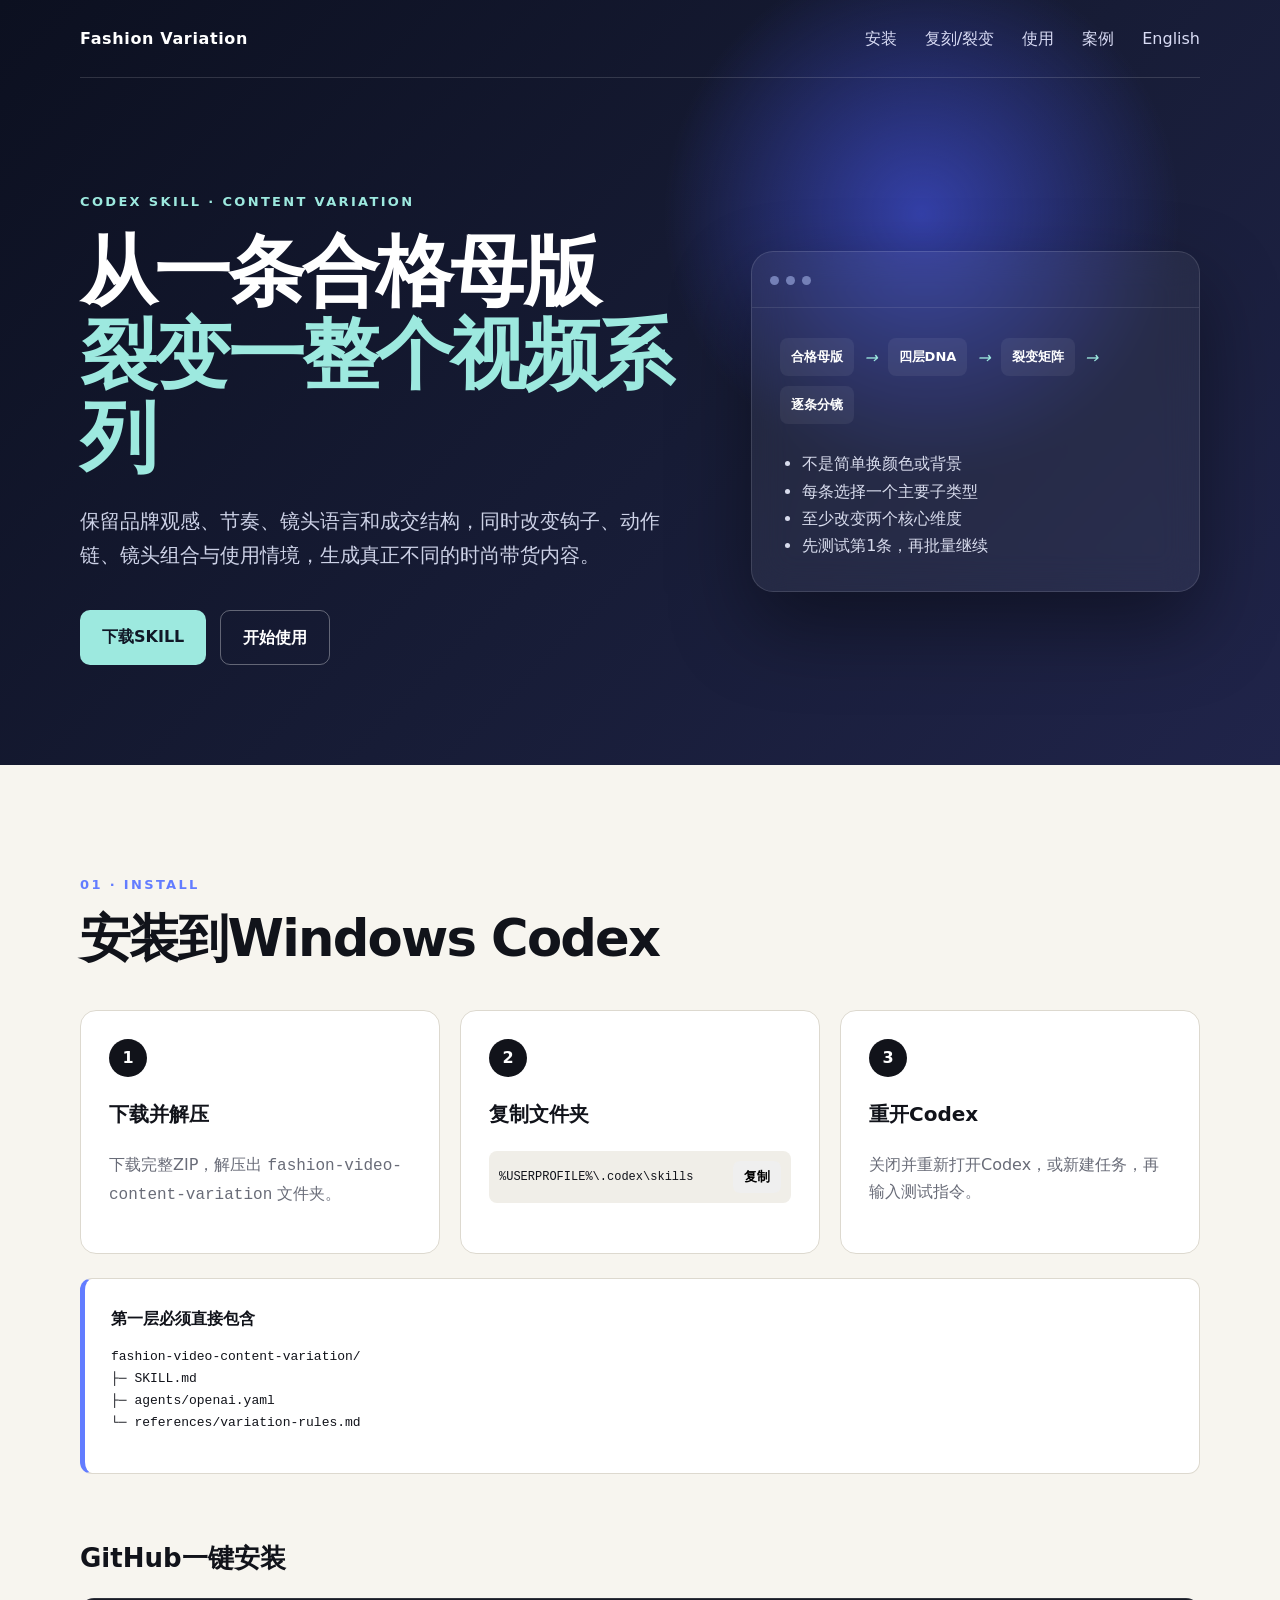
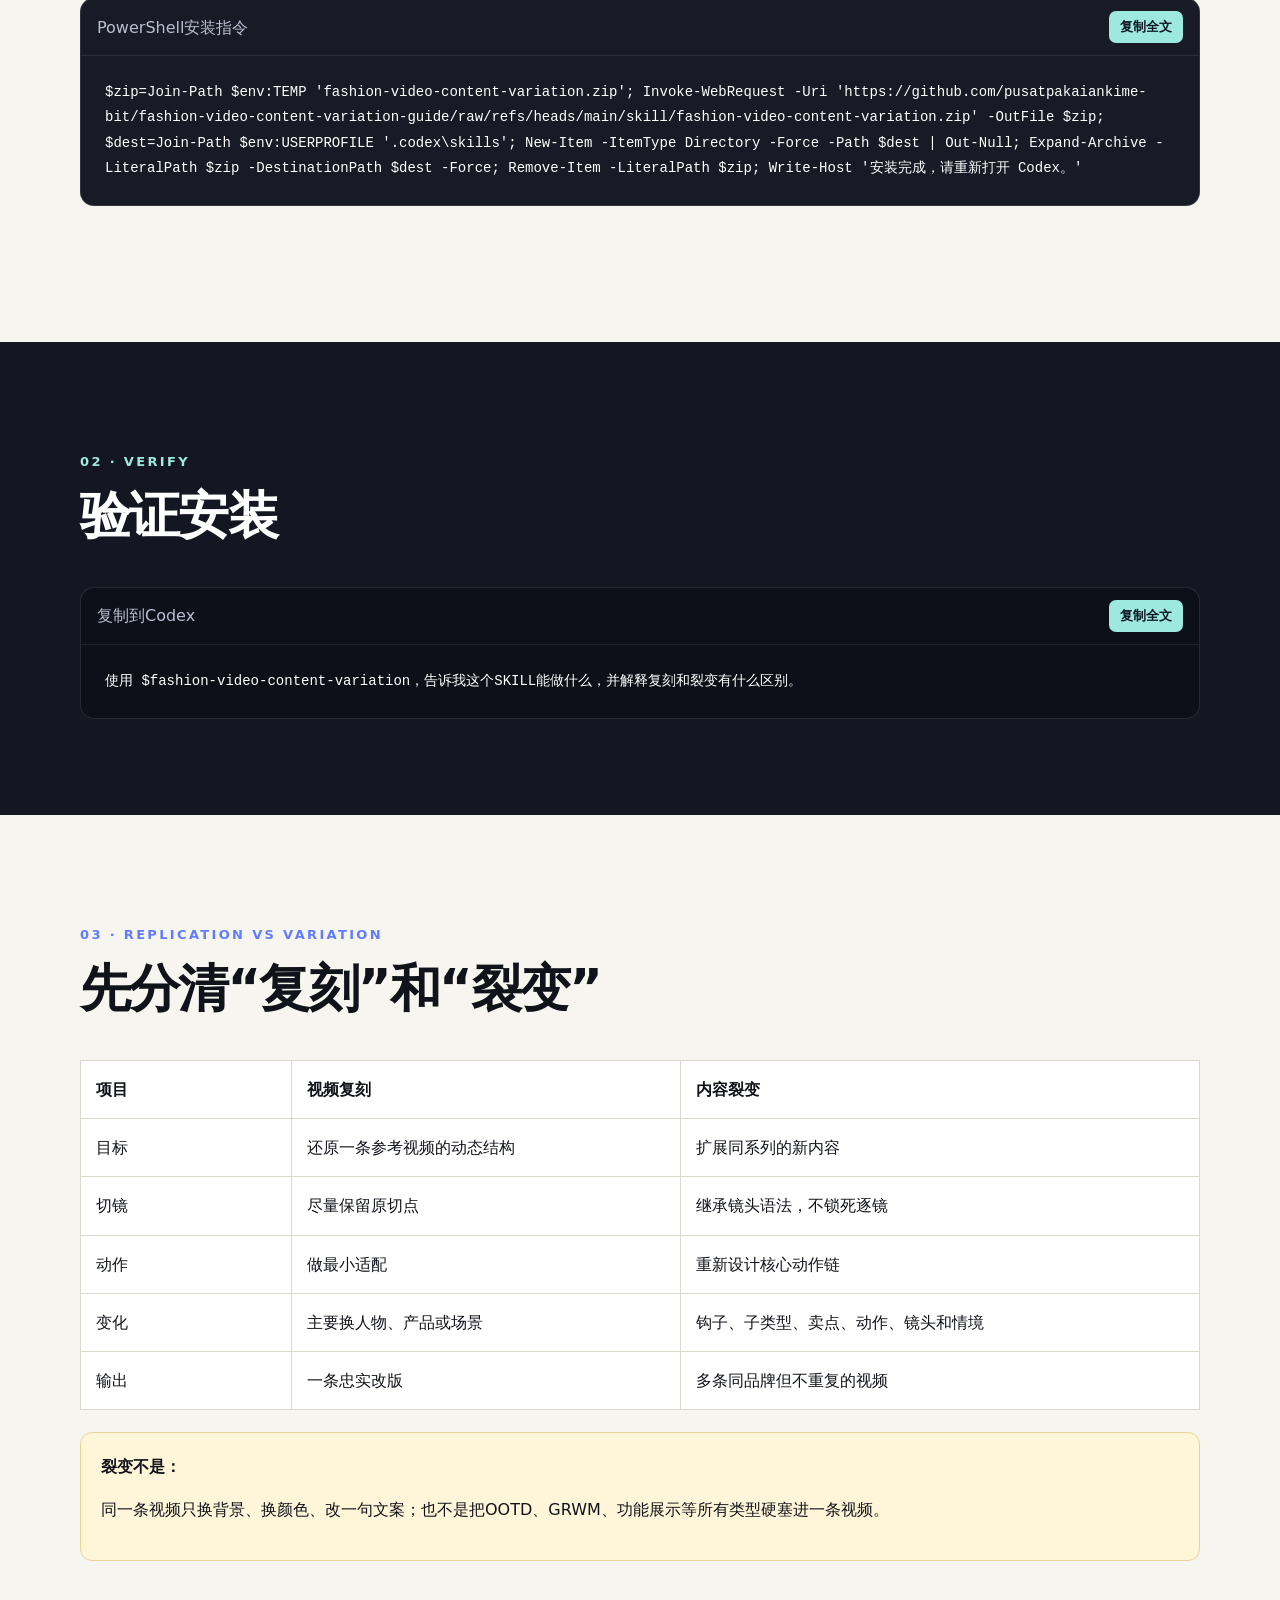
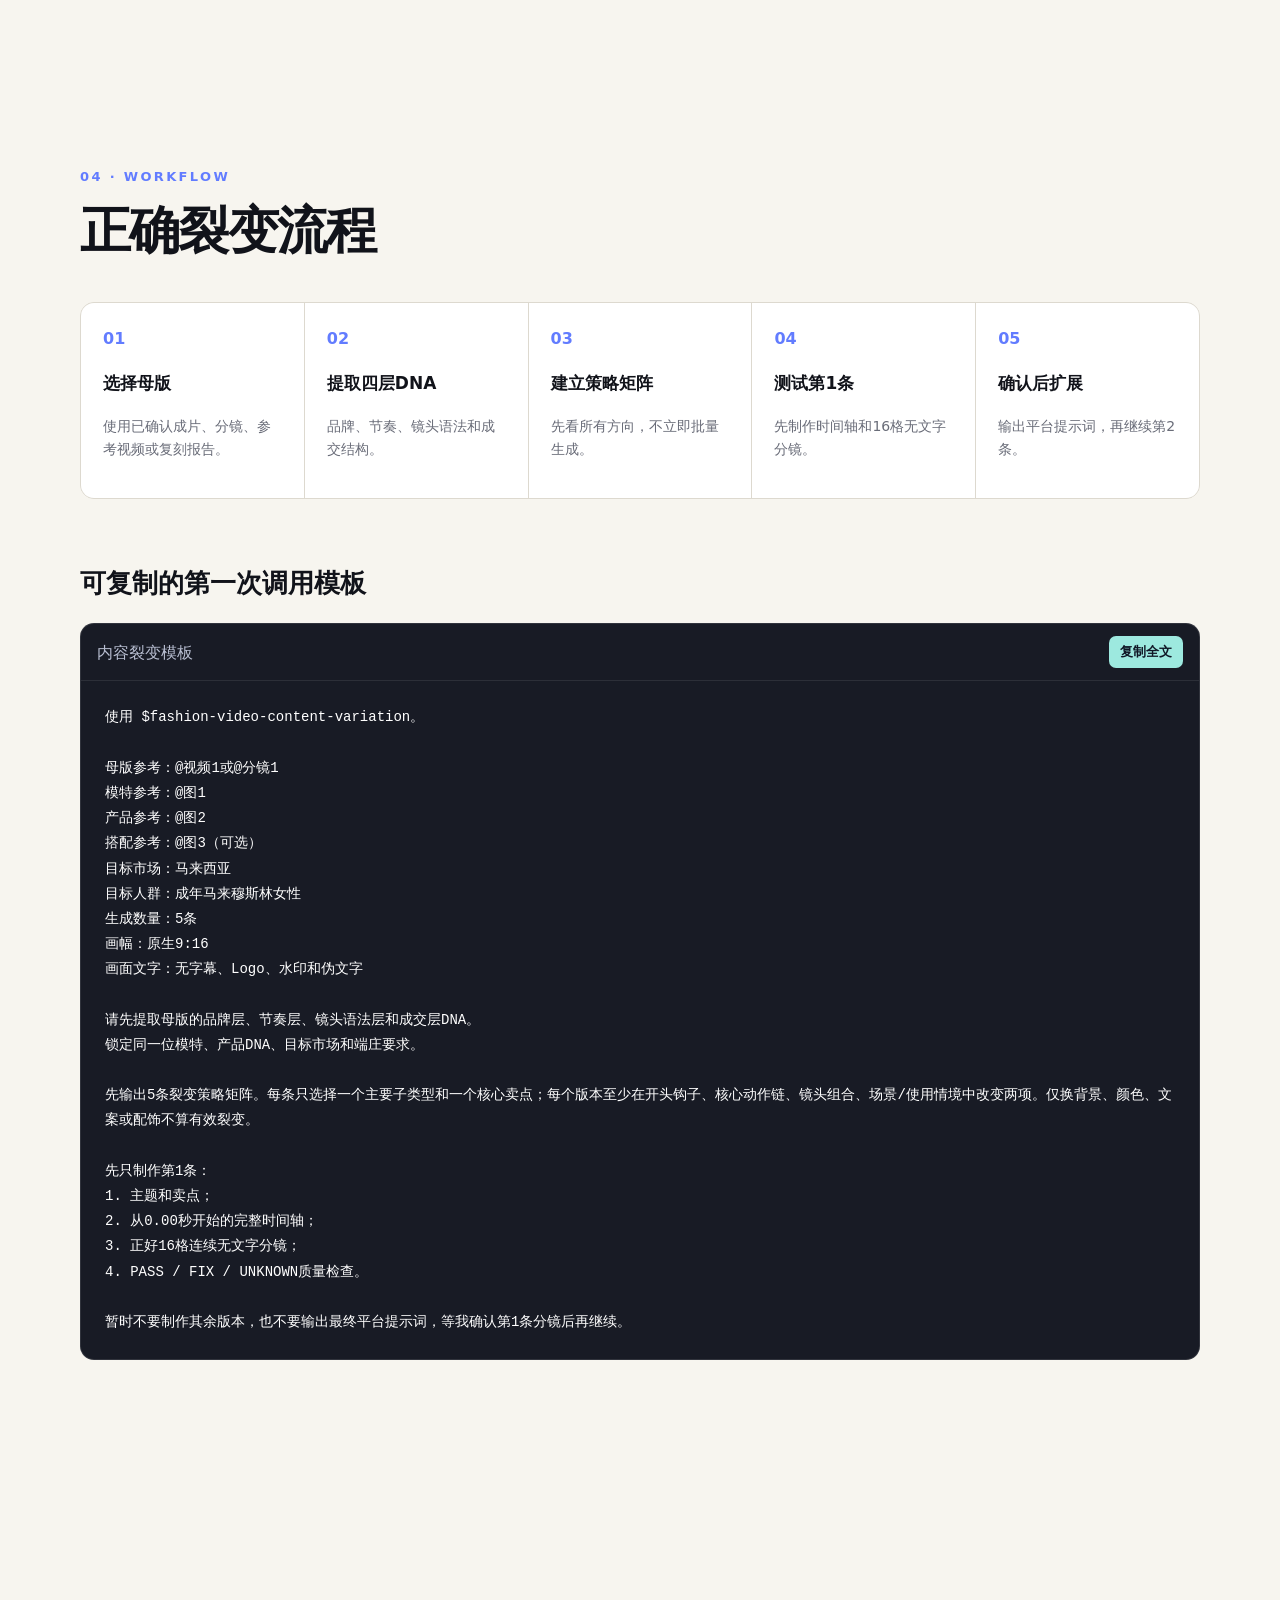
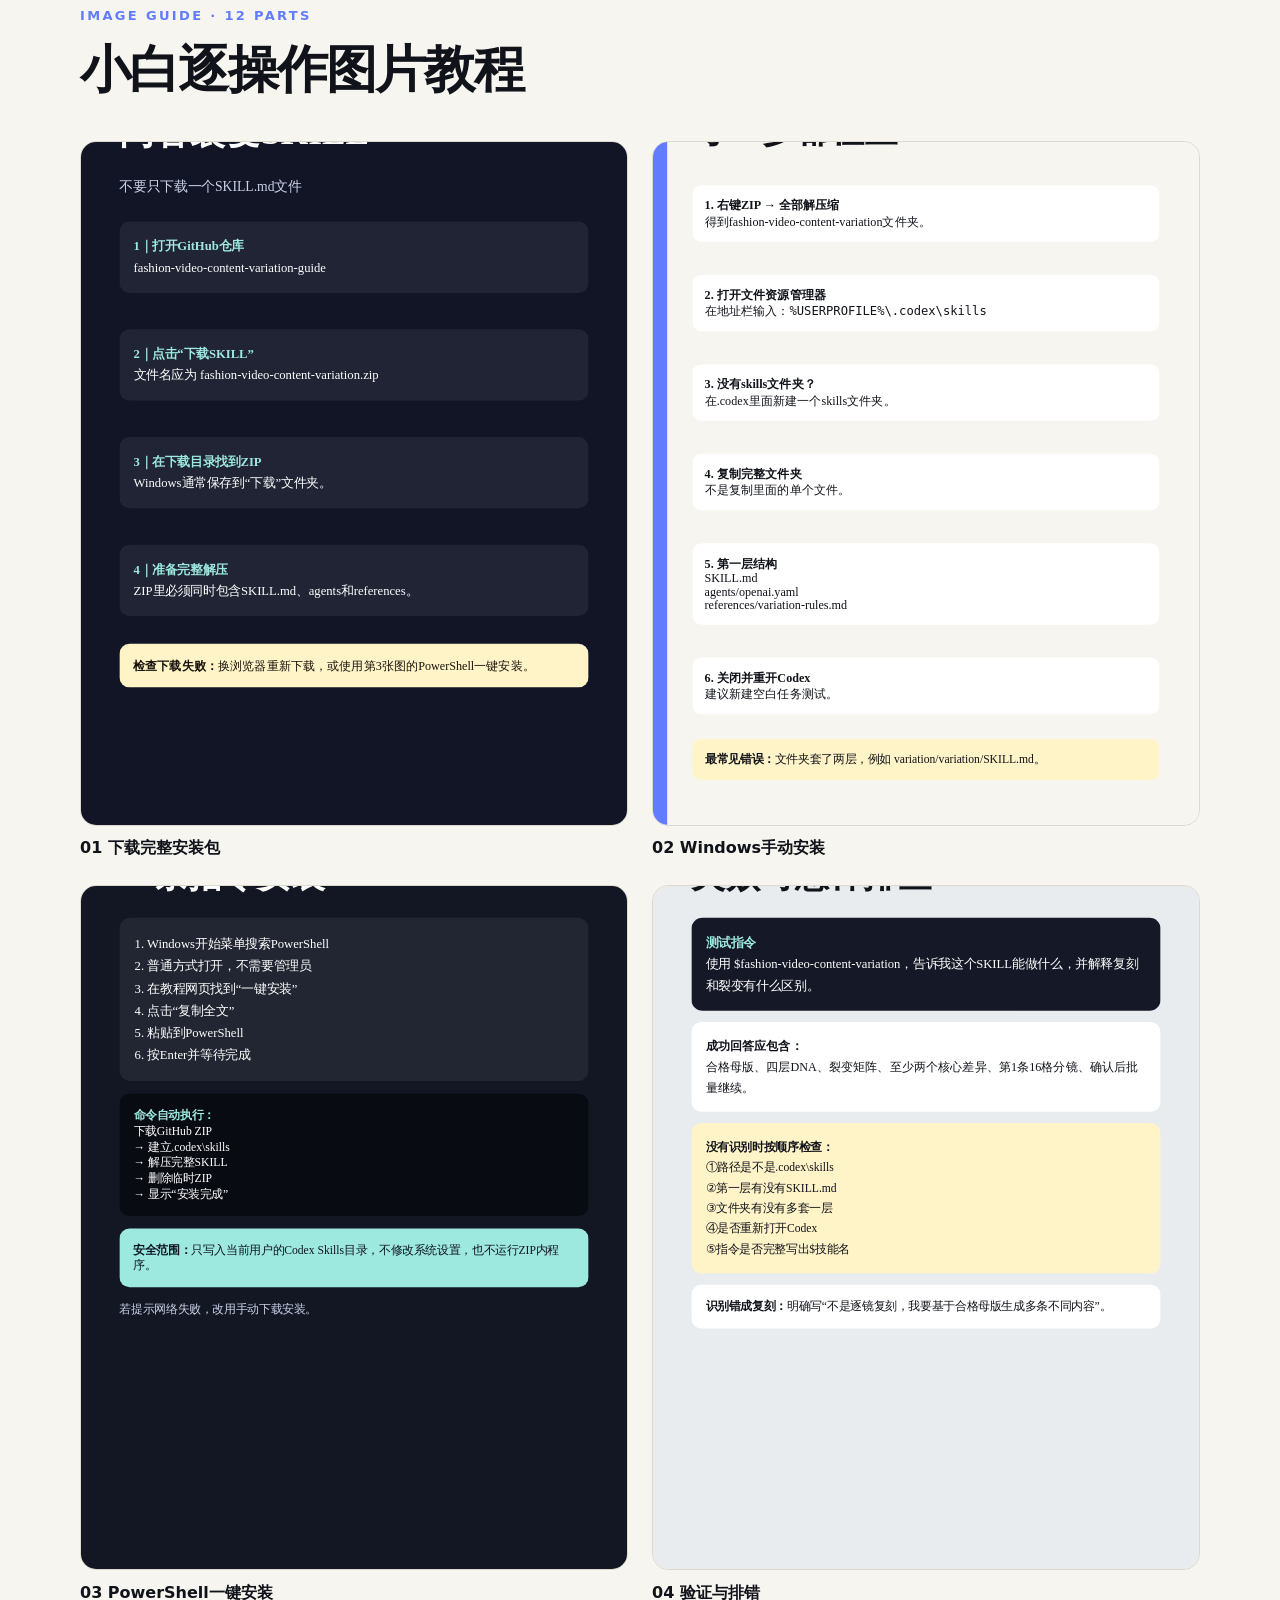
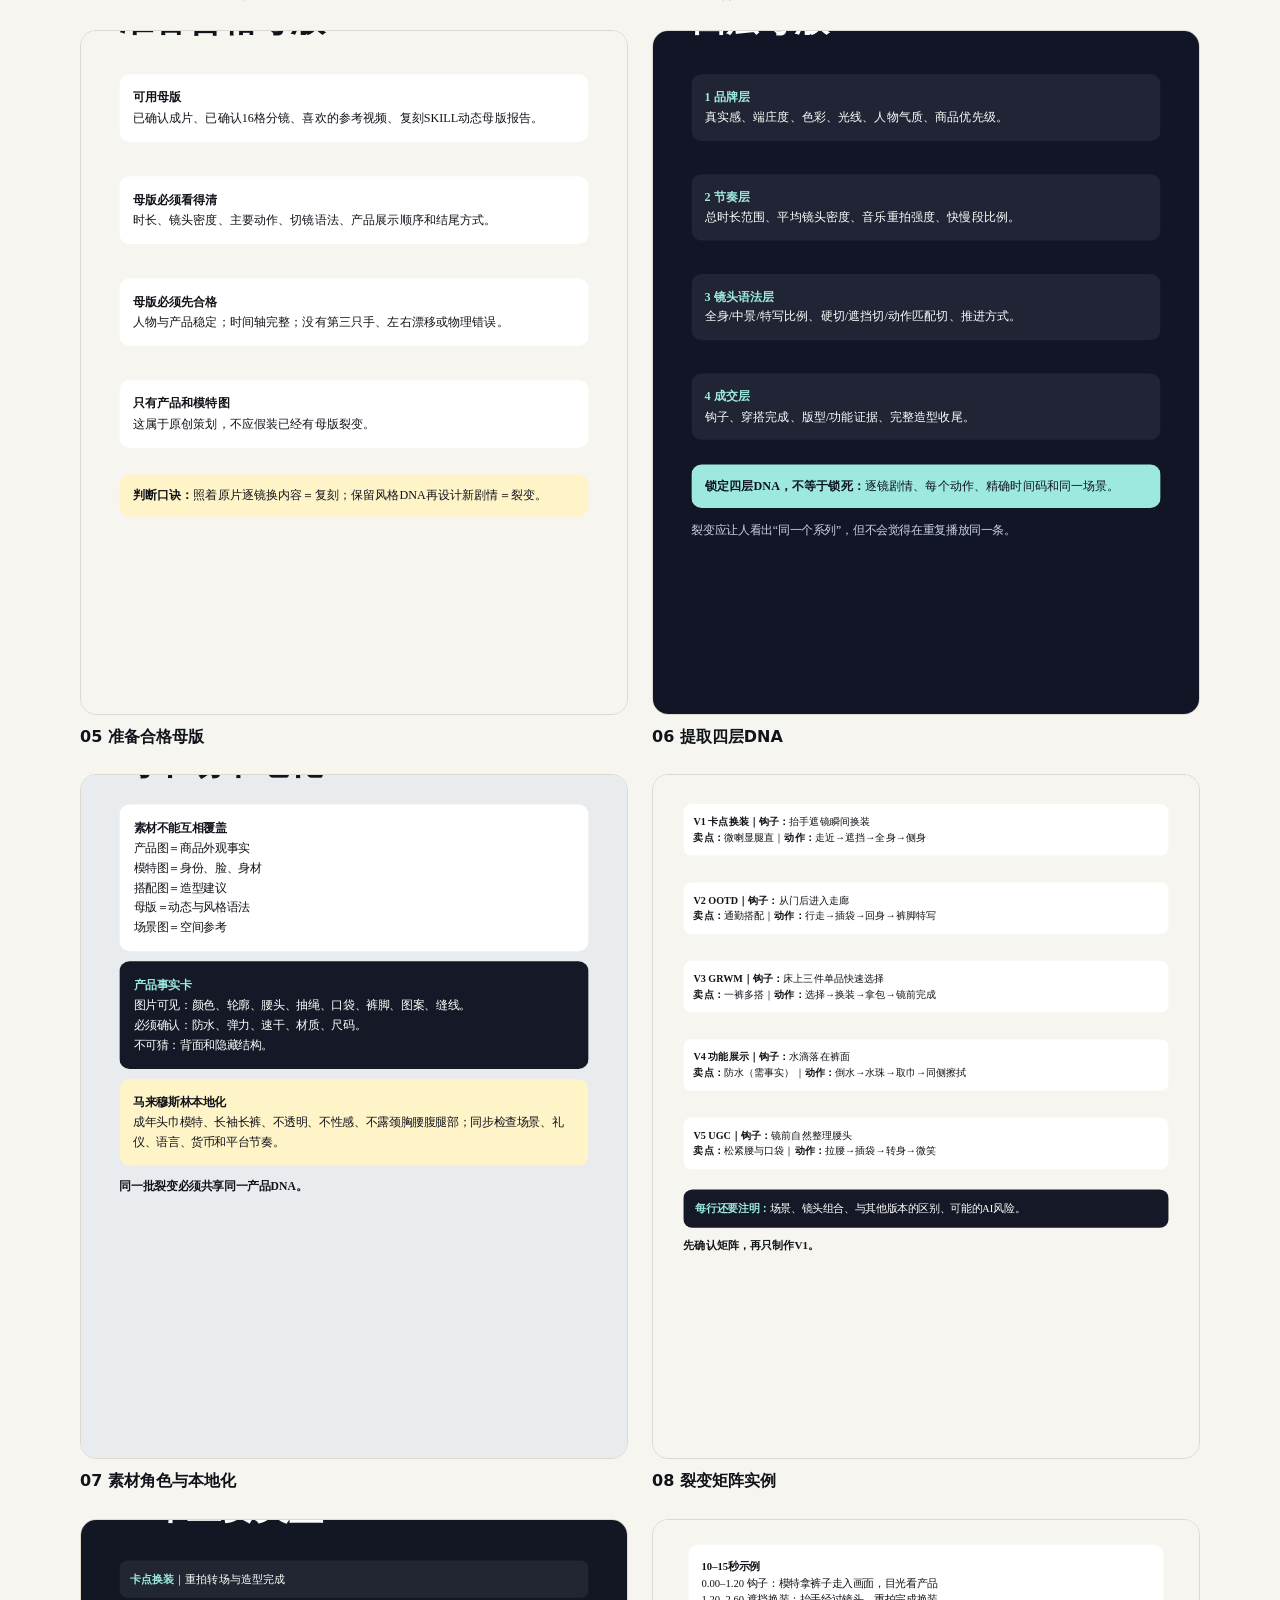
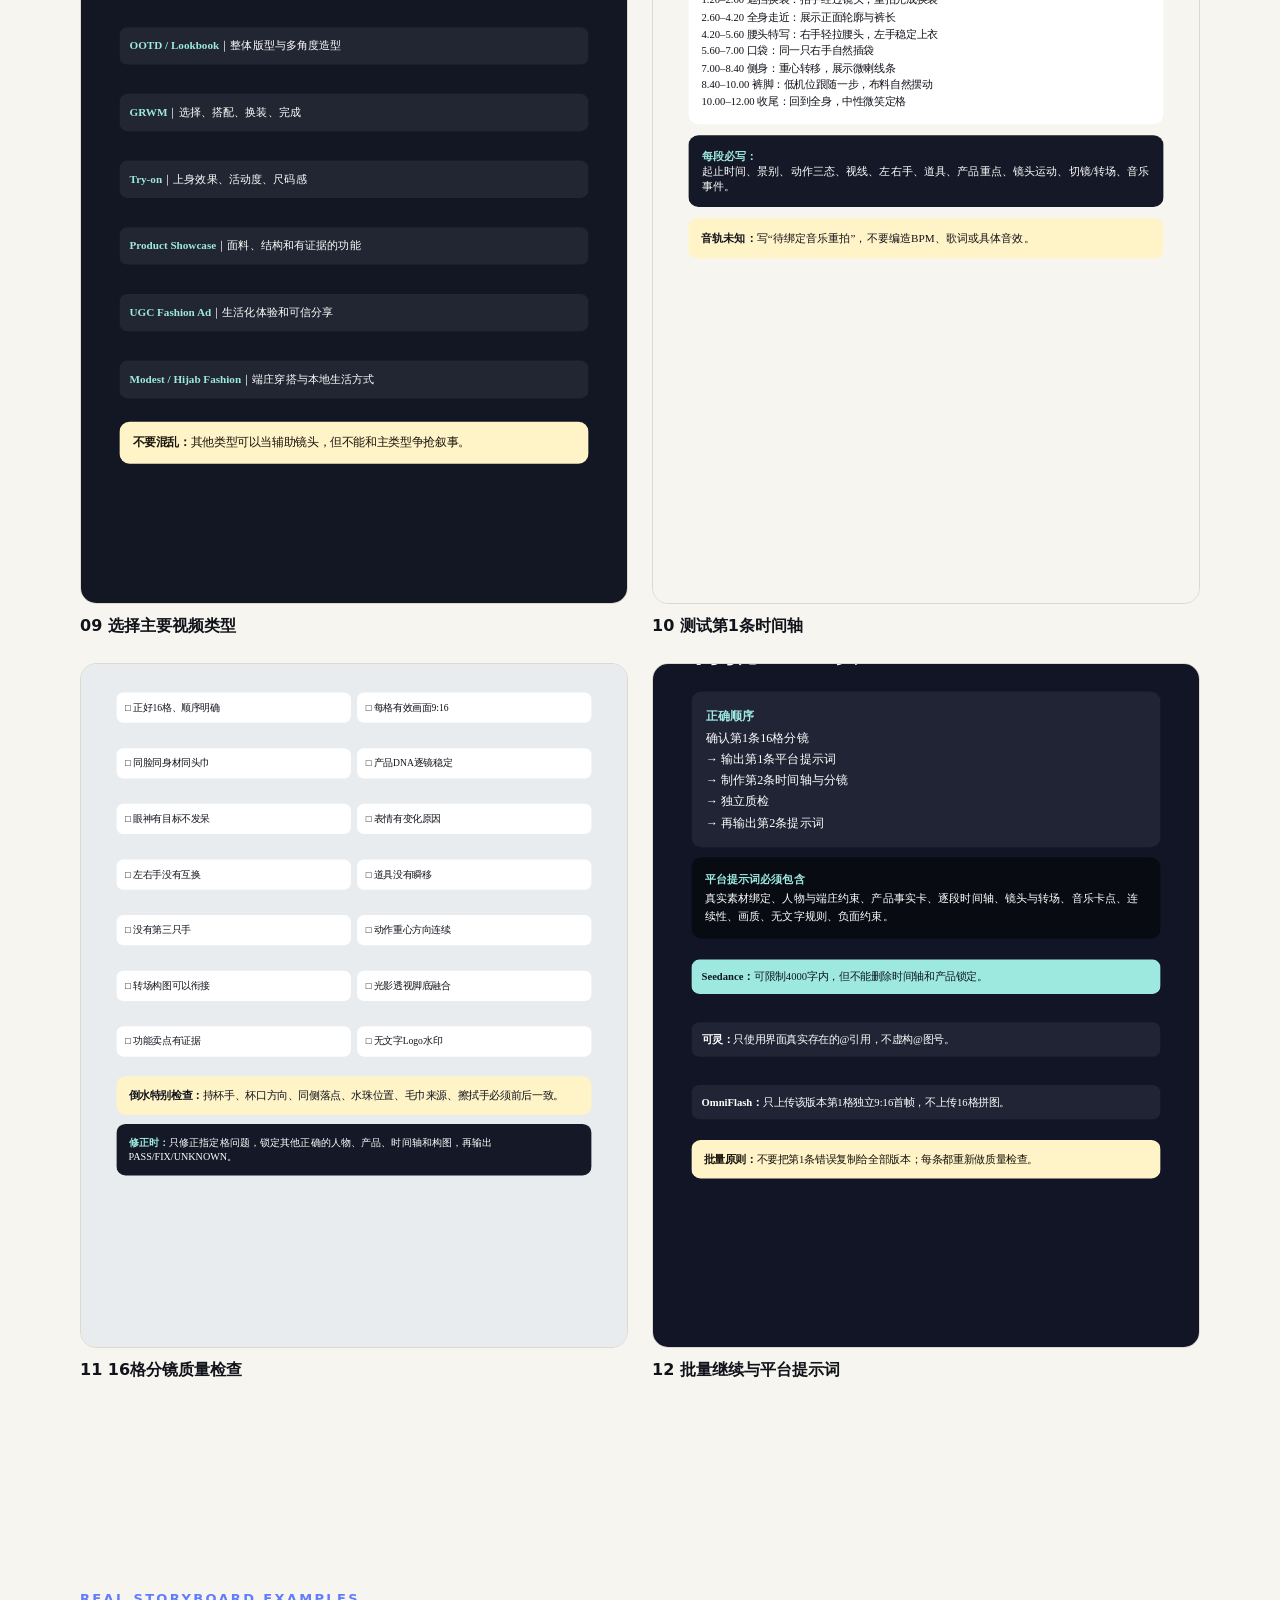
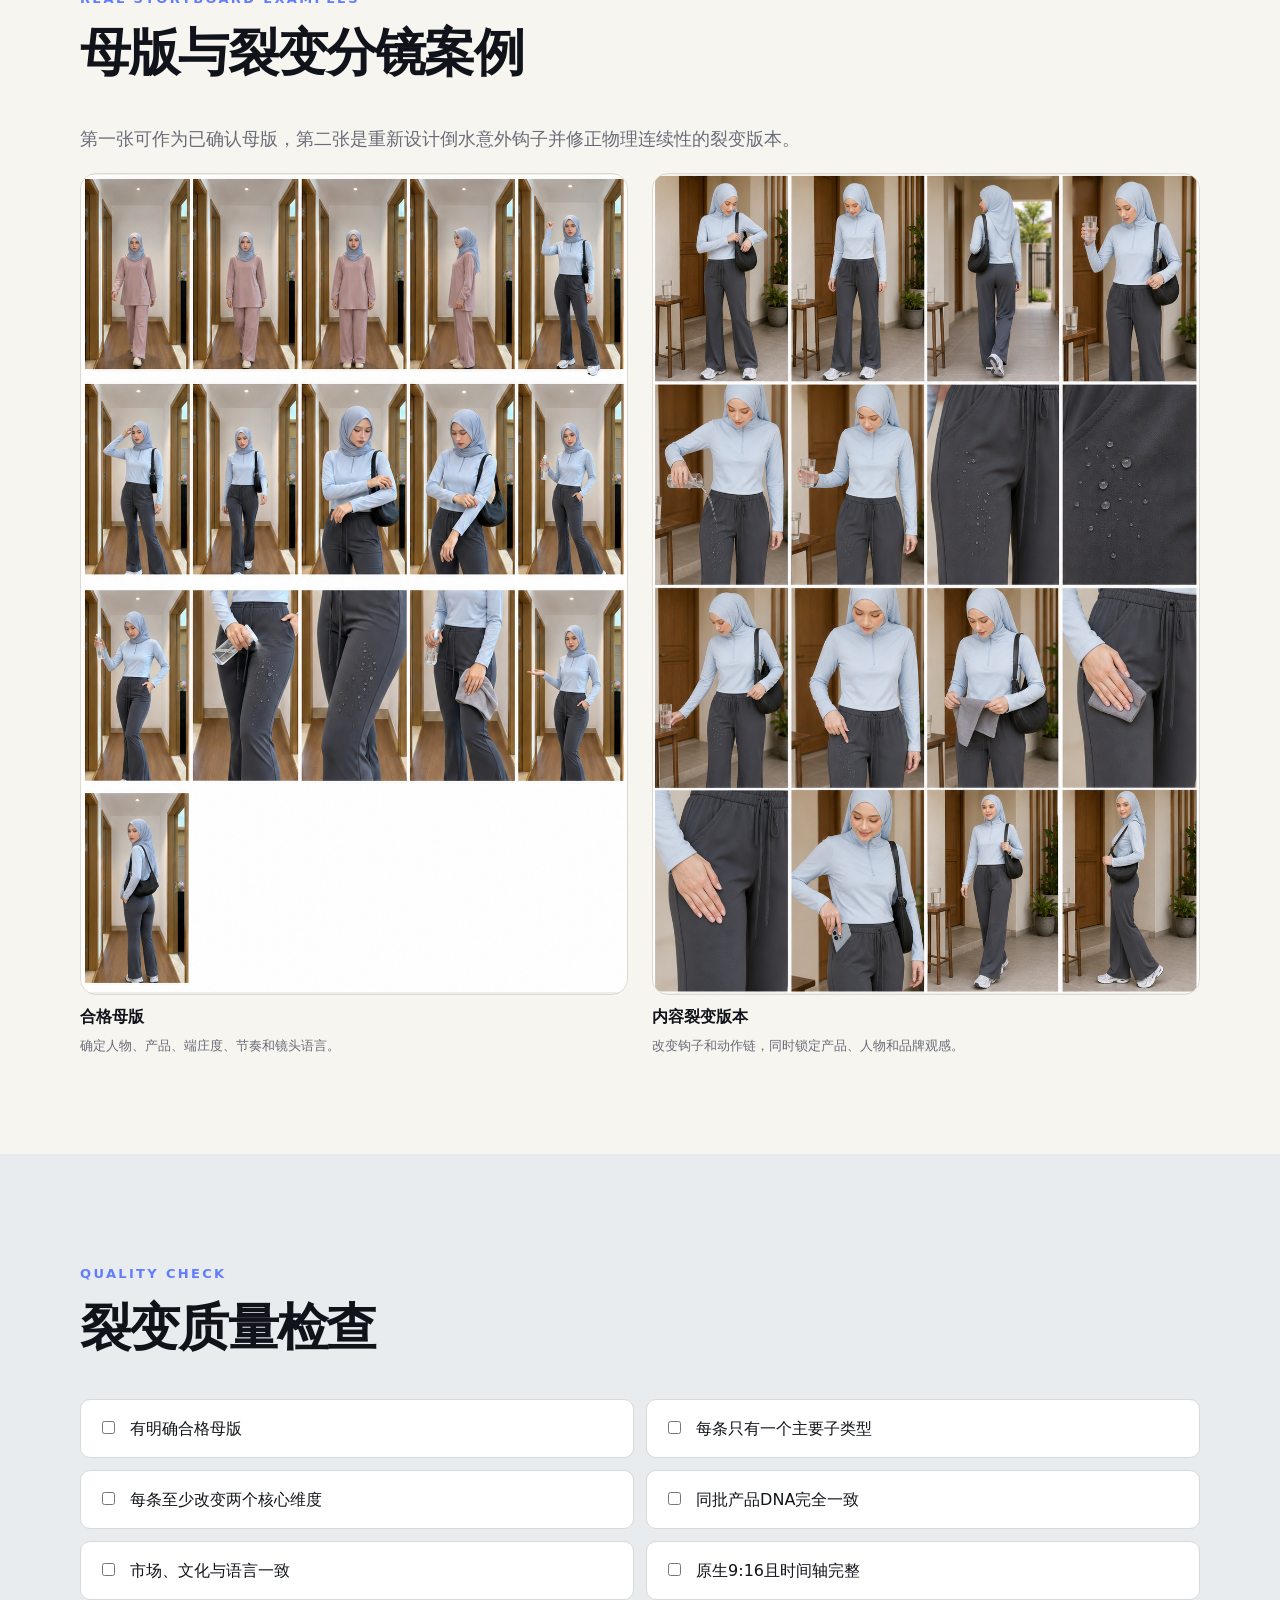
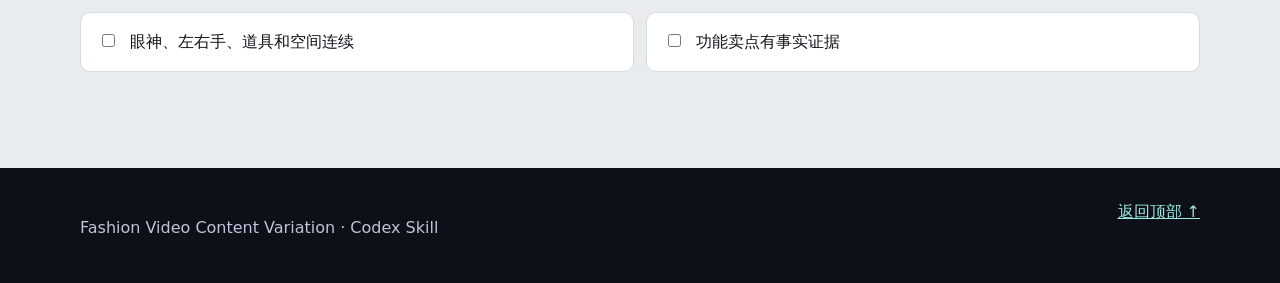
<file: index.html>
<!doctype html><html lang="zh-CN"><head><meta charset="utf-8"><meta name="viewport" content="width=device-width,initial-scale=1"><meta name="description" content="时尚视频内容裂变SKILL小白安装与使用教程"><title>时尚视频内容裂变｜安装与使用教程</title><link rel="stylesheet" href="styles.css"><style>.gallery,.storyboard-gallery{display:grid;grid-template-columns:repeat(2,1fr);gap:24px}.gallery a,.storyboard-gallery a{color:#11131a;text-decoration:none;font-weight:800}.gallery img{width:100%;aspect-ratio:4/5;object-fit:cover;border:1px solid #ddd9cf;border-radius:16px}.storyboard-gallery img{width:100%;aspect-ratio:2/3;object-fit:contain;background:#eee;border:1px solid #ddd9cf;border-radius:16px}.storyboard-gallery span{display:grid;gap:5px}.storyboard-gallery small,.lead-dark{color:#696c78;font-weight:400}.lead-dark{font-size:18px;max-width:780px}.matrix{overflow:auto}.matrix table{width:100%;border-collapse:collapse;background:white}.matrix th,.matrix td{padding:15px;border:1px solid #ddd9cf;text-align:left;min-width:130px}@media(max-width:820px){.gallery,.storyboard-gallery{grid-template-columns:1fr}}</style></head><body>
<header class="hero" id="top"><nav class="nav wrap"><a class="brand" href="#top">Fashion Variation</a><div class="nav-links"><a href="#install">安装</a><a href="#difference">复刻/裂变</a><a href="#workflow">使用</a><a href="#examples">案例</a><a href="en.html">English</a></div></nav><div class="hero-grid wrap"><div><p class="eyebrow">CODEX SKILL · CONTENT VARIATION</p><h1>从一条合格母版<br><span>裂变一整个视频系列</span></h1><p class="lead">保留品牌观感、节奏、镜头语言和成交结构，同时改变钩子、动作链、镜头组合与使用情境，生成真正不同的时尚带货内容。</p><div class="actions"><a class="button primary" href="skill/fashion-video-content-variation.zip" download>下载SKILL</a><a class="button secondary" href="#workflow">开始使用</a></div></div><aside class="hero-card"><div class="card-top"><span></span><span></span><span></span></div><div class="flow"><b>合格母版</b><i>→</i><b>四层DNA</b><i>→</i><b>裂变矩阵</b><i>→</i><b>逐条分镜</b></div><ul><li>不是简单换颜色或背景</li><li>每条选择一个主要子类型</li><li>至少改变两个核心维度</li><li>先测试第1条，再批量继续</li></ul></aside></div></header>
<main>
<section class="section wrap" id="install"><p class="section-no">01 · INSTALL</p><h2>安装到Windows Codex</h2><div class="steps"><article><em>1</em><h3>下载并解压</h3><p>下载完整ZIP，解压出 <code>fashion-video-content-variation</code> 文件夹。</p></article><article><em>2</em><h3>复制文件夹</h3><div class="code mini"><code>%USERPROFILE%\.codex\skills</code><button data-copy="%USERPROFILE%\.codex\skills">复制</button></div></article><article><em>3</em><h3>重开Codex</h3><p>关闭并重新打开Codex，或新建任务，再输入测试指令。</p></article></div><div class="callout"><strong>第一层必须直接包含</strong><pre>fashion-video-content-variation/
├─ SKILL.md
├─ agents/openai.yaml
└─ references/variation-rules.md</pre></div><h3 class="subhead">GitHub一键安装</h3><div class="prompt light"><div class="prompt-head"><span>PowerShell安装指令</span><button class="copy-button">复制全文</button></div><pre>$zip=Join-Path $env:TEMP 'fashion-video-content-variation.zip'; Invoke-WebRequest -Uri 'https://github.com/pusatpakaiankime-bit/fashion-video-content-variation-guide/raw/refs/heads/main/skill/fashion-video-content-variation.zip' -OutFile $zip; $dest=Join-Path $env:USERPROFILE '.codex\skills'; New-Item -ItemType Directory -Force -Path $dest | Out-Null; Expand-Archive -LiteralPath $zip -DestinationPath $dest -Force; Remove-Item -LiteralPath $zip; Write-Host '安装完成，请重新打开 Codex。'</pre></div></section>
<section class="section dark"><div class="wrap"><p class="section-no">02 · VERIFY</p><h2>验证安装</h2><div class="prompt"><div class="prompt-head"><span>复制到Codex</span><button class="copy-button">复制全文</button></div><pre>使用 $fashion-video-content-variation，告诉我这个SKILL能做什么，并解释复刻和裂变有什么区别。</pre></div></div></section>
<section class="section wrap" id="difference"><p class="section-no">03 · REPLICATION VS VARIATION</p><h2>先分清“复刻”和“裂变”</h2><div class="matrix"><table><tr><th>项目</th><th>视频复刻</th><th>内容裂变</th></tr><tr><td>目标</td><td>还原一条参考视频的动态结构</td><td>扩展同系列的新内容</td></tr><tr><td>切镜</td><td>尽量保留原切点</td><td>继承镜头语法，不锁死逐镜</td></tr><tr><td>动作</td><td>做最小适配</td><td>重新设计核心动作链</td></tr><tr><td>变化</td><td>主要换人物、产品或场景</td><td>钩子、子类型、卖点、动作、镜头和情境</td></tr><tr><td>输出</td><td>一条忠实改版</td><td>多条同品牌但不重复的视频</td></tr></table></div><div class="warning"><strong>裂变不是：</strong><p>同一条视频只换背景、换颜色、改一句文案；也不是把OOTD、GRWM、功能展示等所有类型硬塞进一条视频。</p></div></section>
<section class="section wrap" id="workflow"><p class="section-no">04 · WORKFLOW</p><h2>正确裂变流程</h2><div class="timeline"><div><span>01</span><h3>选择母版</h3><p>使用已确认成片、分镜、参考视频或复刻报告。</p></div><div><span>02</span><h3>提取四层DNA</h3><p>品牌、节奏、镜头语法和成交结构。</p></div><div><span>03</span><h3>建立策略矩阵</h3><p>先看所有方向，不立即批量生成。</p></div><div><span>04</span><h3>测试第1条</h3><p>先制作时间轴和16格无文字分镜。</p></div><div><span>05</span><h3>确认后扩展</h3><p>输出平台提示词，再继续第2条。</p></div></div><h3 class="subhead">可复制的第一次调用模板</h3><div class="prompt light"><div class="prompt-head"><span>内容裂变模板</span><button class="copy-button">复制全文</button></div><pre>使用 $fashion-video-content-variation。

母版参考：@视频1或@分镜1
模特参考：@图1
产品参考：@图2
搭配参考：@图3（可选）
目标市场：马来西亚
目标人群：成年马来穆斯林女性
生成数量：5条
画幅：原生9:16
画面文字：无字幕、Logo、水印和伪文字

请先提取母版的品牌层、节奏层、镜头语法层和成交层DNA。
锁定同一位模特、产品DNA、目标市场和端庄要求。

先输出5条裂变策略矩阵。每条只选择一个主要子类型和一个核心卖点；每个版本至少在开头钩子、核心动作链、镜头组合、场景/使用情境中改变两项。仅换背景、颜色、文案或配饰不算有效裂变。

先只制作第1条：
1. 主题和卖点；
2. 从0.00秒开始的完整时间轴；
3. 正好16格连续无文字分镜；
4. PASS / FIX / UNKNOWN质量检查。

暂时不要制作其余版本，也不要输出最终平台提示词，等我确认第1条分镜后再继续。</pre></div></section>
<section class="section gallery-section"><div class="wrap"><p class="section-no">IMAGE GUIDE · 12 PARTS</p><h2>小白逐操作图片教程</h2><div class="gallery"><a href="assets/tutorial/x01-download.svg"><img src="assets/tutorial/x01-download.svg"><span>01 下载完整安装包</span></a><a href="assets/tutorial/x02-manual-install.svg"><img src="assets/tutorial/x02-manual-install.svg"><span>02 Windows手动安装</span></a><a href="assets/tutorial/x03-command-install.svg"><img src="assets/tutorial/x03-command-install.svg"><span>03 PowerShell一键安装</span></a><a href="assets/tutorial/x04-verify.svg"><img src="assets/tutorial/x04-verify.svg"><span>04 验证与排错</span></a><a href="assets/tutorial/x05-master.svg"><img src="assets/tutorial/x05-master.svg"><span>05 准备合格母版</span></a><a href="assets/tutorial/x06-dna.svg"><img src="assets/tutorial/x06-dna.svg"><span>06 提取四层DNA</span></a><a href="assets/tutorial/x07-assets-market.svg"><img src="assets/tutorial/x07-assets-market.svg"><span>07 素材角色与本地化</span></a><a href="assets/tutorial/x08-matrix-example.svg"><img src="assets/tutorial/x08-matrix-example.svg"><span>08 裂变矩阵实例</span></a><a href="assets/tutorial/x09-formats.svg"><img src="assets/tutorial/x09-formats.svg"><span>09 选择主要视频类型</span></a><a href="assets/tutorial/x10-timeline.svg"><img src="assets/tutorial/x10-timeline.svg"><span>10 测试第1条时间轴</span></a><a href="assets/tutorial/x11-storyboard-qa.svg"><img src="assets/tutorial/x11-storyboard-qa.svg"><span>11 16格分镜质量检查</span></a><a href="assets/tutorial/x12-batch-prompts.svg"><img src="assets/tutorial/x12-batch-prompts.svg"><span>12 批量继续与平台提示词</span></a></div></div></section>
<section class="section wrap" id="examples"><p class="section-no">REAL STORYBOARD EXAMPLES</p><h2>母版与裂变分镜案例</h2><p class="lead-dark">第一张可作为已确认母版，第二张是重新设计倒水意外钩子并修正物理连续性的裂变版本。</p><div class="storyboard-gallery"><a href="assets/storyboards/replication-final-16-panel.png"><img src="assets/storyboards/replication-final-16-panel.png"><span><b>合格母版</b><small>确定人物、产品、端庄度、节奏和镜头语言。</small></span></a><a href="assets/storyboards/physics-corrected-variation-16-panel.png"><img src="assets/storyboards/physics-corrected-variation-16-panel.png"><span><b>内容裂变版本</b><small>改变钩子和动作链，同时锁定产品、人物和品牌观感。</small></span></a></div></section>
<section class="section soft"><div class="wrap"><p class="section-no">QUALITY CHECK</p><h2>裂变质量检查</h2><div class="check-grid"><label><input type="checkbox"> 有明确合格母版</label><label><input type="checkbox"> 每条只有一个主要子类型</label><label><input type="checkbox"> 每条至少改变两个核心维度</label><label><input type="checkbox"> 同批产品DNA完全一致</label><label><input type="checkbox"> 市场、文化与语言一致</label><label><input type="checkbox"> 原生9:16且时间轴完整</label><label><input type="checkbox"> 眼神、左右手、道具和空间连续</label><label><input type="checkbox"> 功能卖点有事实证据</label></div></div></section>
</main><footer><div class="wrap"><p>Fashion Video Content Variation · Codex Skill</p><a href="#top">返回顶部 ↑</a></div></footer><div class="toast">已复制</div><script src="script.js"></script></body></html>
</file>
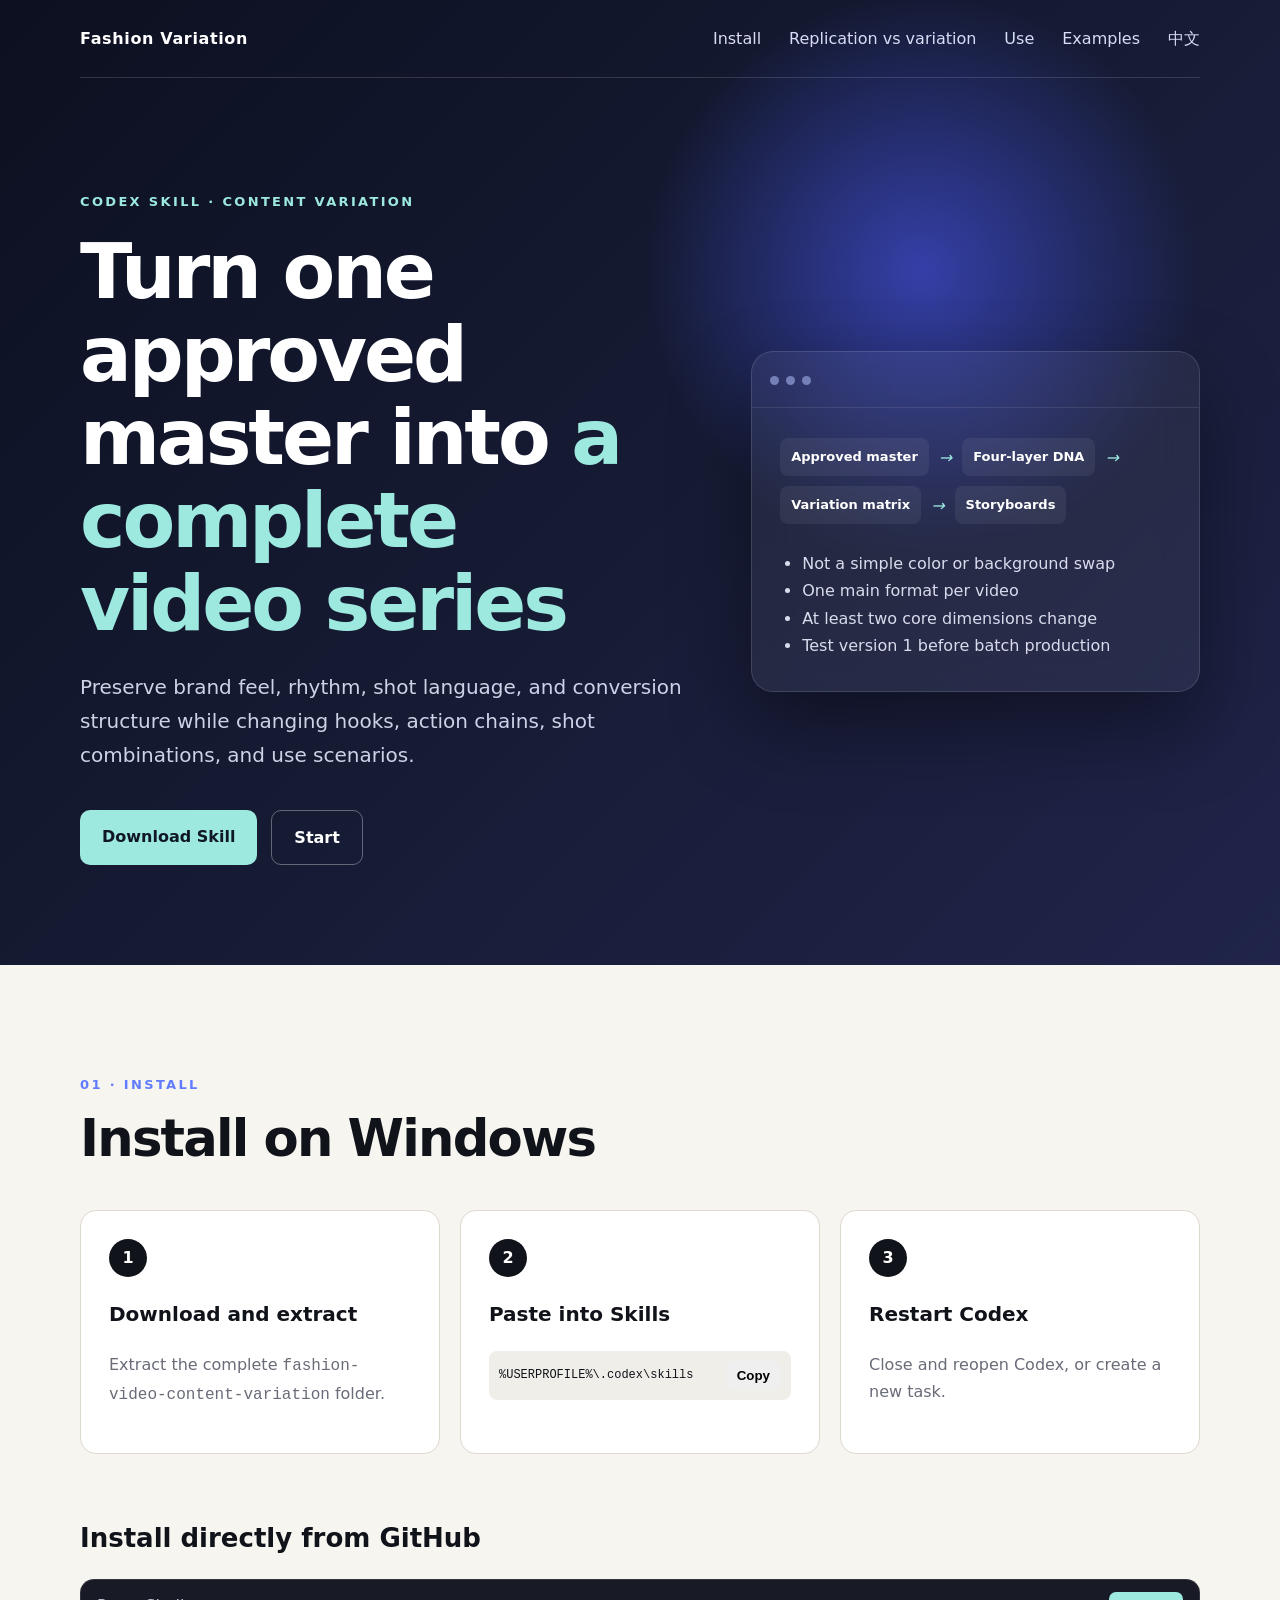
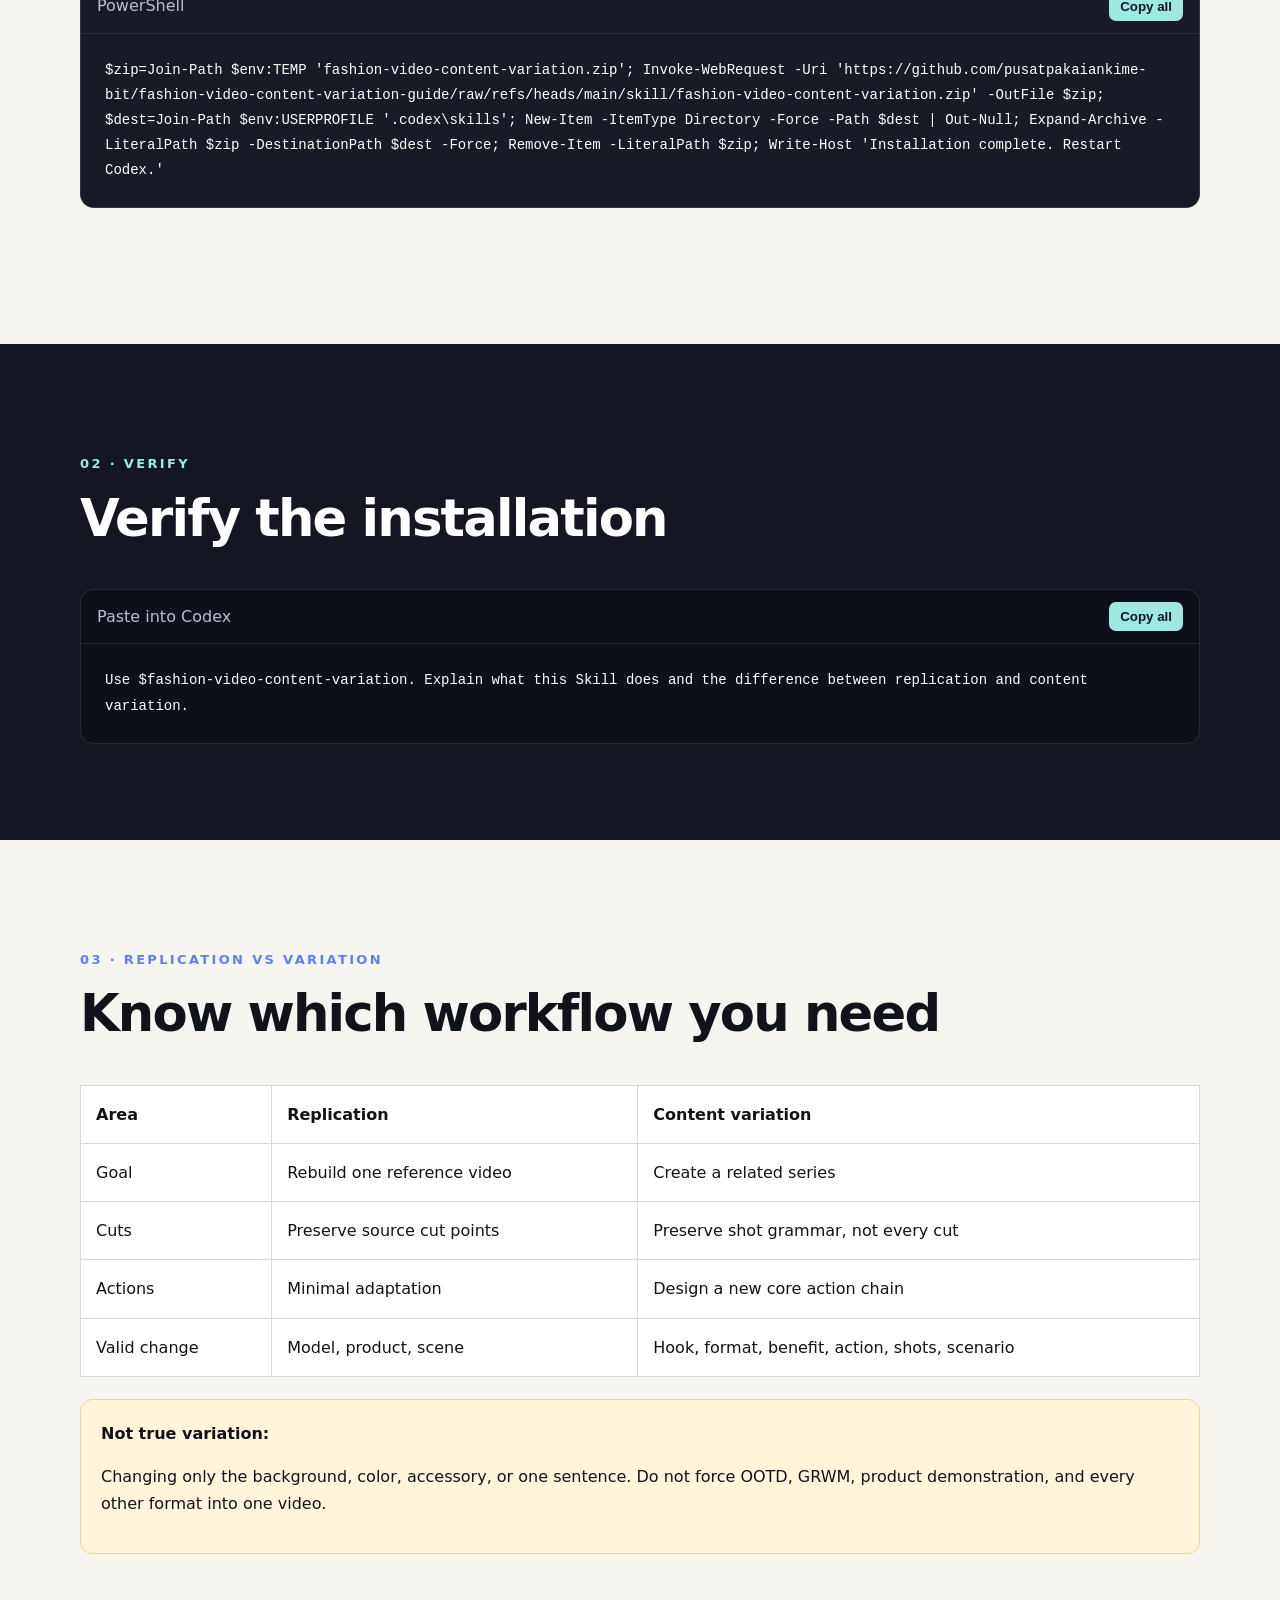
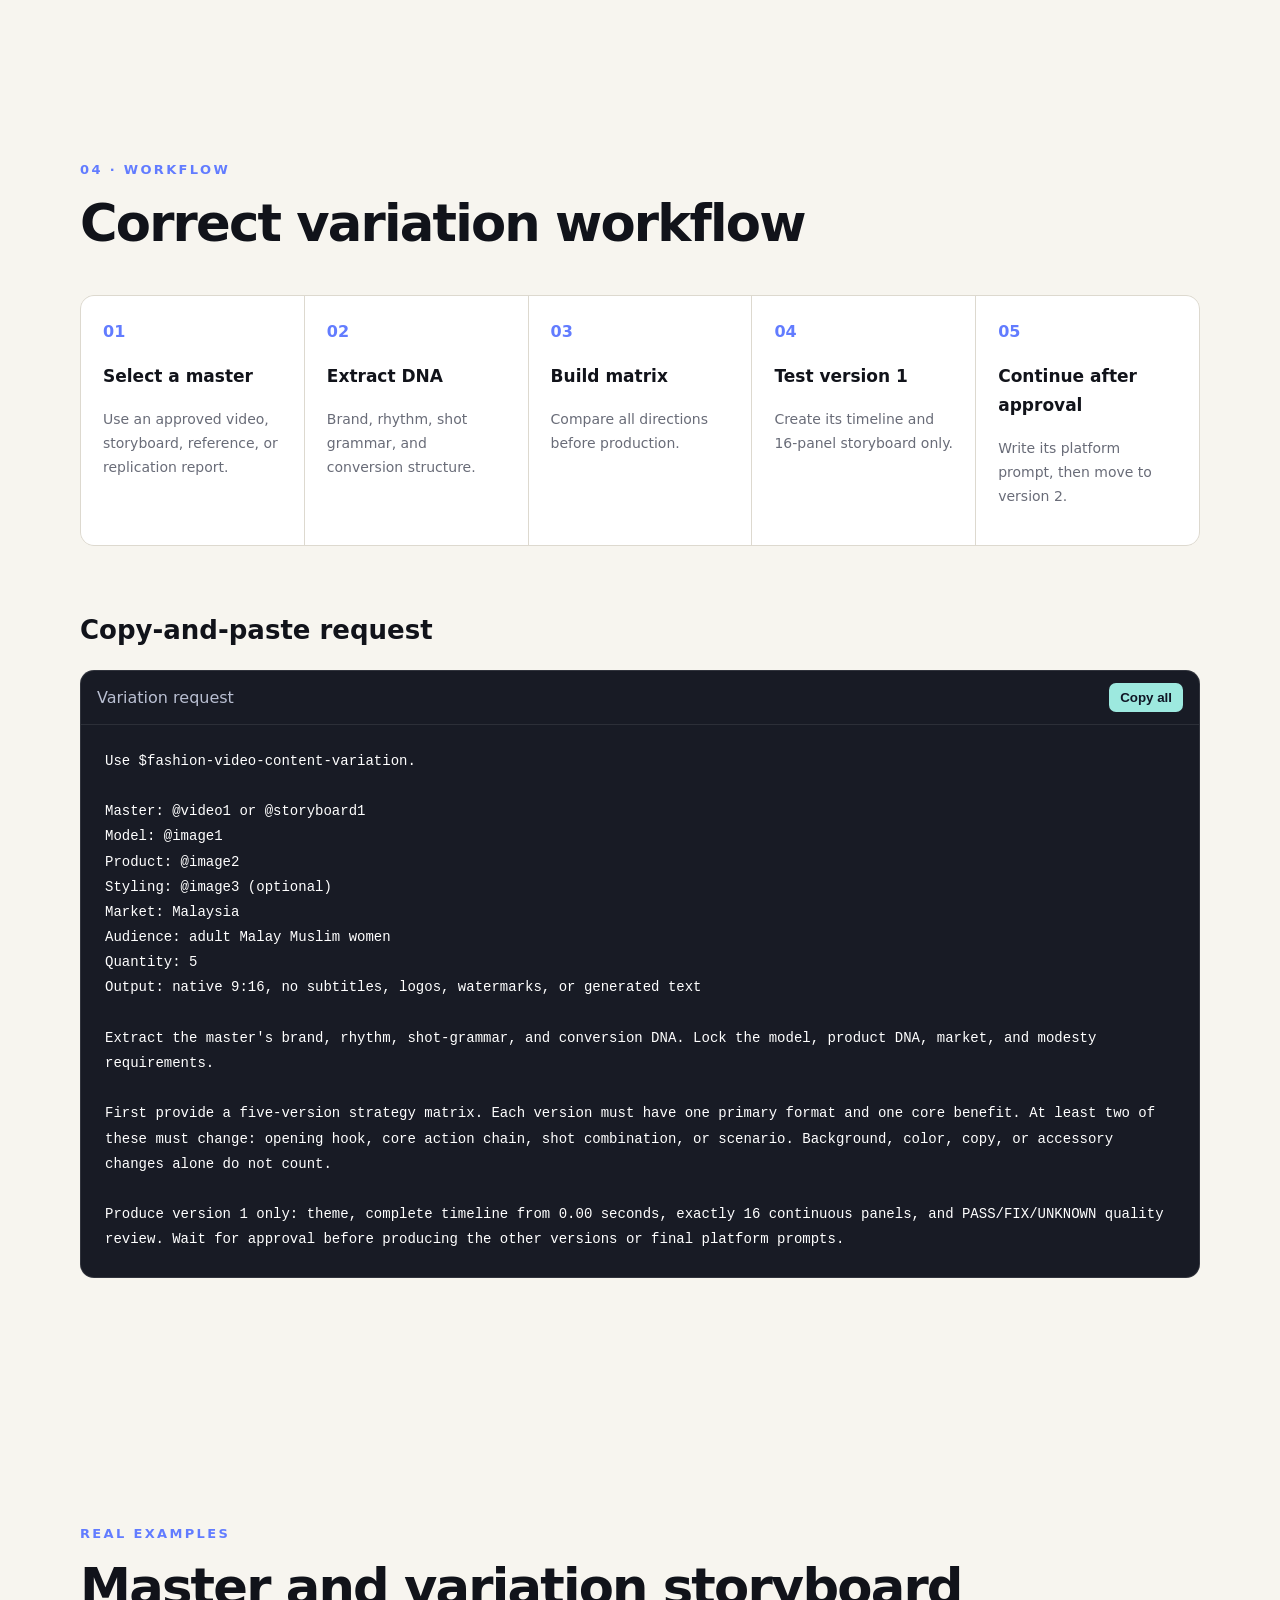
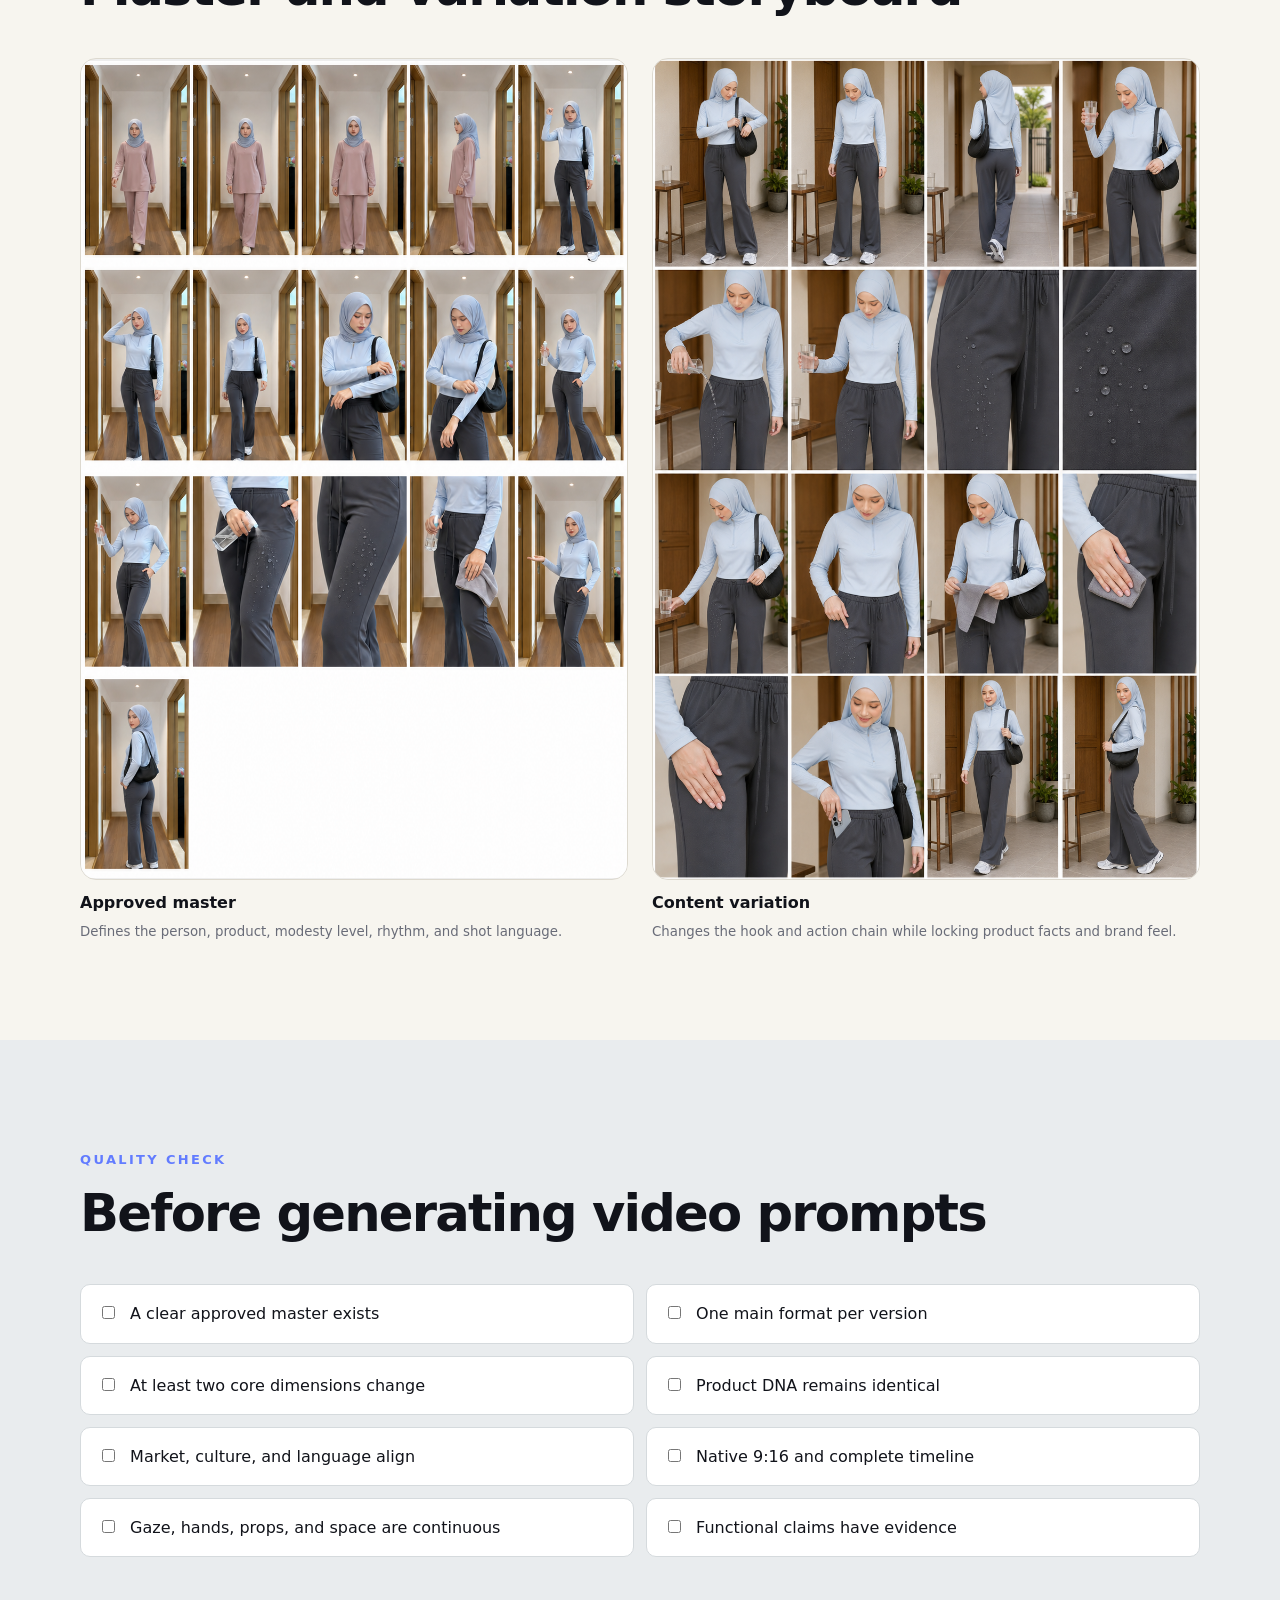
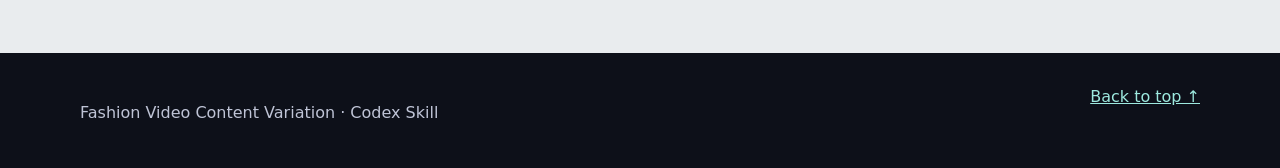
<file: en.html>
<!doctype html><html lang="en"><head><meta charset="utf-8"><meta name="viewport" content="width=device-width,initial-scale=1"><title>Fashion Video Content Variation | Guide</title><meta name="description" content="Beginner guide for the Fashion Video Content Variation Codex Skill"><link rel="stylesheet" href="styles.css"><style>.storyboard-gallery{display:grid;grid-template-columns:repeat(2,1fr);gap:24px}.storyboard-gallery a{color:#11131a;text-decoration:none}.storyboard-gallery img{width:100%;aspect-ratio:2/3;object-fit:contain;background:#eee;border:1px solid #ddd9cf;border-radius:16px}.storyboard-gallery span{display:grid;gap:5px}.storyboard-gallery small{color:#696c78}.matrix{overflow:auto}.matrix table{width:100%;border-collapse:collapse;background:white}.matrix th,.matrix td{padding:15px;border:1px solid #ddd9cf;text-align:left}@media(max-width:820px){.storyboard-gallery{grid-template-columns:1fr}}</style></head><body>
<header class="hero" id="top"><nav class="nav wrap"><a class="brand" href="#top">Fashion Variation</a><div class="nav-links"><a href="#install">Install</a><a href="#difference">Replication vs variation</a><a href="#workflow">Use</a><a href="#examples">Examples</a><a href="index.html">中文</a></div></nav><div class="hero-grid wrap"><div><p class="eyebrow">CODEX SKILL · CONTENT VARIATION</p><h1>Turn one approved master into <span>a complete video series</span></h1><p class="lead">Preserve brand feel, rhythm, shot language, and conversion structure while changing hooks, action chains, shot combinations, and use scenarios.</p><div class="actions"><a class="button primary" href="skill/fashion-video-content-variation.zip" download>Download Skill</a><a class="button secondary" href="#workflow">Start</a></div></div><aside class="hero-card"><div class="card-top"><span></span><span></span><span></span></div><div class="flow"><b>Approved master</b><i>→</i><b>Four-layer DNA</b><i>→</i><b>Variation matrix</b><i>→</i><b>Storyboards</b></div><ul><li>Not a simple color or background swap</li><li>One main format per video</li><li>At least two core dimensions change</li><li>Test version 1 before batch production</li></ul></aside></div></header>
<main><section class="section wrap" id="install"><p class="section-no">01 · INSTALL</p><h2>Install on Windows</h2><div class="steps"><article><em>1</em><h3>Download and extract</h3><p>Extract the complete <code>fashion-video-content-variation</code> folder.</p></article><article><em>2</em><h3>Paste into Skills</h3><div class="code"><code>%USERPROFILE%\.codex\skills</code><button data-copy="%USERPROFILE%\.codex\skills">Copy</button></div></article><article><em>3</em><h3>Restart Codex</h3><p>Close and reopen Codex, or create a new task.</p></article></div><h3 class="subhead">Install directly from GitHub</h3><div class="prompt light"><div class="prompt-head"><span>PowerShell</span><button class="copy-button">Copy all</button></div><pre>$zip=Join-Path $env:TEMP 'fashion-video-content-variation.zip'; Invoke-WebRequest -Uri 'https://github.com/pusatpakaiankime-bit/fashion-video-content-variation-guide/raw/refs/heads/main/skill/fashion-video-content-variation.zip' -OutFile $zip; $dest=Join-Path $env:USERPROFILE '.codex\skills'; New-Item -ItemType Directory -Force -Path $dest | Out-Null; Expand-Archive -LiteralPath $zip -DestinationPath $dest -Force; Remove-Item -LiteralPath $zip; Write-Host 'Installation complete. Restart Codex.'</pre></div></section>
<section class="section dark"><div class="wrap"><p class="section-no">02 · VERIFY</p><h2>Verify the installation</h2><div class="prompt"><div class="prompt-head"><span>Paste into Codex</span><button class="copy-button">Copy all</button></div><pre>Use $fashion-video-content-variation. Explain what this Skill does and the difference between replication and content variation.</pre></div></div></section>
<section class="section wrap" id="difference"><p class="section-no">03 · REPLICATION VS VARIATION</p><h2>Know which workflow you need</h2><div class="matrix"><table><tr><th>Area</th><th>Replication</th><th>Content variation</th></tr><tr><td>Goal</td><td>Rebuild one reference video</td><td>Create a related series</td></tr><tr><td>Cuts</td><td>Preserve source cut points</td><td>Preserve shot grammar, not every cut</td></tr><tr><td>Actions</td><td>Minimal adaptation</td><td>Design a new core action chain</td></tr><tr><td>Valid change</td><td>Model, product, scene</td><td>Hook, format, benefit, action, shots, scenario</td></tr></table></div><div class="warning"><strong>Not true variation:</strong><p>Changing only the background, color, accessory, or one sentence. Do not force OOTD, GRWM, product demonstration, and every other format into one video.</p></div></section>
<section class="section wrap" id="workflow"><p class="section-no">04 · WORKFLOW</p><h2>Correct variation workflow</h2><div class="timeline"><div><span>01</span><h3>Select a master</h3><p>Use an approved video, storyboard, reference, or replication report.</p></div><div><span>02</span><h3>Extract DNA</h3><p>Brand, rhythm, shot grammar, and conversion structure.</p></div><div><span>03</span><h3>Build matrix</h3><p>Compare all directions before production.</p></div><div><span>04</span><h3>Test version 1</h3><p>Create its timeline and 16-panel storyboard only.</p></div><div><span>05</span><h3>Continue after approval</h3><p>Write its platform prompt, then move to version 2.</p></div></div><h3 class="subhead">Copy-and-paste request</h3><div class="prompt light"><div class="prompt-head"><span>Variation request</span><button class="copy-button">Copy all</button></div><pre>Use $fashion-video-content-variation.

Master: @video1 or @storyboard1
Model: @image1
Product: @image2
Styling: @image3 (optional)
Market: Malaysia
Audience: adult Malay Muslim women
Quantity: 5
Output: native 9:16, no subtitles, logos, watermarks, or generated text

Extract the master's brand, rhythm, shot-grammar, and conversion DNA. Lock the model, product DNA, market, and modesty requirements.

First provide a five-version strategy matrix. Each version must have one primary format and one core benefit. At least two of these must change: opening hook, core action chain, shot combination, or scenario. Background, color, copy, or accessory changes alone do not count.

Produce version 1 only: theme, complete timeline from 0.00 seconds, exactly 16 continuous panels, and PASS/FIX/UNKNOWN quality review. Wait for approval before producing the other versions or final platform prompts.</pre></div></section>
<section class="section wrap" id="examples"><p class="section-no">REAL EXAMPLES</p><h2>Master and variation storyboard</h2><div class="storyboard-gallery"><a href="assets/storyboards/replication-final-16-panel.png"><img src="assets/storyboards/replication-final-16-panel.png"><span><b>Approved master</b><small>Defines the person, product, modesty level, rhythm, and shot language.</small></span></a><a href="assets/storyboards/physics-corrected-variation-16-panel.png"><img src="assets/storyboards/physics-corrected-variation-16-panel.png"><span><b>Content variation</b><small>Changes the hook and action chain while locking product facts and brand feel.</small></span></a></div></section>
<section class="section soft"><div class="wrap"><p class="section-no">QUALITY CHECK</p><h2>Before generating video prompts</h2><div class="check-grid"><label><input type="checkbox"> A clear approved master exists</label><label><input type="checkbox"> One main format per version</label><label><input type="checkbox"> At least two core dimensions change</label><label><input type="checkbox"> Product DNA remains identical</label><label><input type="checkbox"> Market, culture, and language align</label><label><input type="checkbox"> Native 9:16 and complete timeline</label><label><input type="checkbox"> Gaze, hands, props, and space are continuous</label><label><input type="checkbox"> Functional claims have evidence</label></div></div></section></main>
<footer><div class="wrap"><p>Fashion Video Content Variation · Codex Skill</p><a href="#top">Back to top ↑</a></div></footer><div class="toast">Copied</div><script src="script.js"></script></body></html>
</file>
<file: styles.css>
:root{--ink:#11131a;--muted:#696c78;--paper:#f7f5ef;--blue:#627cff;--cyan:#9de9df;--line:#ddd9cf;--card:#fff;--dark:#141722}*{box-sizing:border-box}html{scroll-behavior:smooth}body{margin:0;font-family:Inter,"PingFang SC","Microsoft YaHei",system-ui,sans-serif;color:var(--ink);background:var(--paper);line-height:1.7}.wrap{width:min(1120px,calc(100% - 40px));margin:auto}.hero{min-height:720px;color:white;background:radial-gradient(circle at 72% 28%,#3440a8 0,transparent 24%),linear-gradient(135deg,#0c1020,#171c36 55%,#20244a);overflow:hidden}.nav{height:78px;display:flex;align-items:center;justify-content:space-between;border-bottom:1px solid #ffffff24}.brand{color:white;text-decoration:none;font-weight:800;letter-spacing:.04em}.nav-links{display:flex;gap:28px}.nav-links a{color:#d9dcf5;text-decoration:none}.hero-grid{display:grid;grid-template-columns:1.15fr .85fr;gap:64px;align-items:center;padding:100px 0}.eyebrow,.section-no{font-size:13px;letter-spacing:.18em;font-weight:800;color:var(--blue)}.hero .eyebrow{color:var(--cyan)}h1{font-size:clamp(48px,6vw,78px);line-height:1.08;margin:18px 0 24px;letter-spacing:-.04em}h1 span{color:var(--cyan)}.lead{font-size:20px;color:#cdd2e7;max-width:680px}.actions{display:flex;gap:14px;margin-top:38px}.button{display:inline-flex;padding:13px 22px;border-radius:10px;text-decoration:none;font-weight:800}.primary{background:var(--cyan);color:#101726}.secondary{color:white;border:1px solid #ffffff55}.hero-card{background:#ffffff0e;border:1px solid #ffffff20;border-radius:22px;box-shadow:0 35px 80px #0006;backdrop-filter:blur(18px);overflow:hidden}.card-top{padding:14px 18px;border-bottom:1px solid #ffffff18}.card-top span{display:inline-block;width:9px;height:9px;border-radius:50%;background:#7480b7;margin-right:7px}.flow{display:flex;gap:10px;align-items:center;flex-wrap:wrap;padding:30px 28px 16px}.flow b{background:#ffffff10;padding:8px 11px;border-radius:8px;font-size:13px}.flow i{color:var(--cyan)}.hero-card ul{margin:10px 28px 32px;padding-left:22px;color:#d8dced}.section{padding:96px 0}h2{font-size:clamp(34px,4vw,54px);line-height:1.15;margin:10px 0 42px;letter-spacing:-.035em}.steps{display:grid;grid-template-columns:repeat(3,1fr);gap:20px}.steps article{background:var(--card);border:1px solid var(--line);padding:28px;border-radius:16px}.steps em{display:grid;place-items:center;width:38px;height:38px;border-radius:50%;background:var(--ink);color:white;font-style:normal;font-weight:800}.steps h3{font-size:20px}.steps p,.hint{color:var(--muted)}code{font-family:"SFMono-Regular",Consolas,monospace}.code{display:flex;background:#f0eee8;border-radius:8px;padding:10px;gap:8px;align-items:center}.code code{font-size:12px;overflow-wrap:anywhere}.code button,.copy-button{margin-left:auto;border:0;border-radius:7px;padding:7px 11px;cursor:pointer;font-weight:700}.callout{margin-top:24px;padding:26px;border:1px solid var(--line);border-left:5px solid var(--blue);background:white;border-radius:12px}.callout pre{overflow:auto}.dark{background:var(--dark);color:white}.dark .section-no{color:var(--cyan)}.prompt{background:#0d1019;border:1px solid #ffffff1c;border-radius:14px;overflow:hidden}.prompt.light{background:#181b25;color:white;margin:18px 0 40px}.prompt-head{display:flex;align-items:center;padding:12px 16px;border-bottom:1px solid #ffffff16;color:#b9bfd2}.prompt pre{margin:0;padding:24px;white-space:pre-wrap;overflow-wrap:anywhere;font:14px/1.8 "SFMono-Regular",Consolas,monospace}.copy-button{background:var(--cyan);color:#101726}.timeline{display:grid;grid-template-columns:repeat(5,1fr);gap:1px;background:var(--line);border:1px solid var(--line);border-radius:14px;overflow:hidden}.timeline>div{background:white;padding:22px}.timeline span{font-weight:900;color:var(--blue)}.timeline h3{font-size:17px}.timeline p{font-size:14px;color:var(--muted)}.subhead{font-size:26px;margin:62px 0 16px}.soft{background:#e9ecee}.check-grid{display:grid;grid-template-columns:1fr 1fr;gap:12px}.check-grid label{background:white;border:1px solid #d5dadd;border-radius:10px;padding:15px 17px;cursor:pointer}.check-grid input{accent-color:var(--blue);margin-right:10px}.warning{margin-top:22px;background:#fff6d9;border:1px solid #ead596;border-radius:12px;padding:20px}.note{padding:20px;background:#e7f8f4;border-radius:12px;border-left:5px solid #62b9ac}footer{background:#0d1019;color:#bfc4d6;padding:30px 0}footer .wrap{display:flex;justify-content:space-between}footer a{color:var(--cyan)}.toast{position:fixed;left:50%;bottom:28px;transform:translate(-50%,20px);background:#111;color:#fff;padding:10px 18px;border-radius:9px;opacity:0;pointer-events:none;transition:.2s}.toast.show{opacity:1;transform:translate(-50%,0)}@media(max-width:820px){.hero{min-height:auto}.hero-grid{grid-template-columns:1fr;padding:70px 0}.hero-card{display:none}.nav-links{gap:14px}.steps,.timeline{grid-template-columns:1fr}.check-grid{grid-template-columns:1fr}.section{padding:70px 0}h1{font-size:46px}.actions{flex-direction:column;align-items:flex-start}}@media(max-width:480px){.wrap{width:min(100% - 24px,1120px)}.nav-links{display:none}.hero-grid{padding:54px 0 76px}h1{font-size:40px}.lead{font-size:17px}.prompt pre{font-size:12px;padding:17px}.section{padding:56px 0}footer .wrap{display:block}}
</file>
